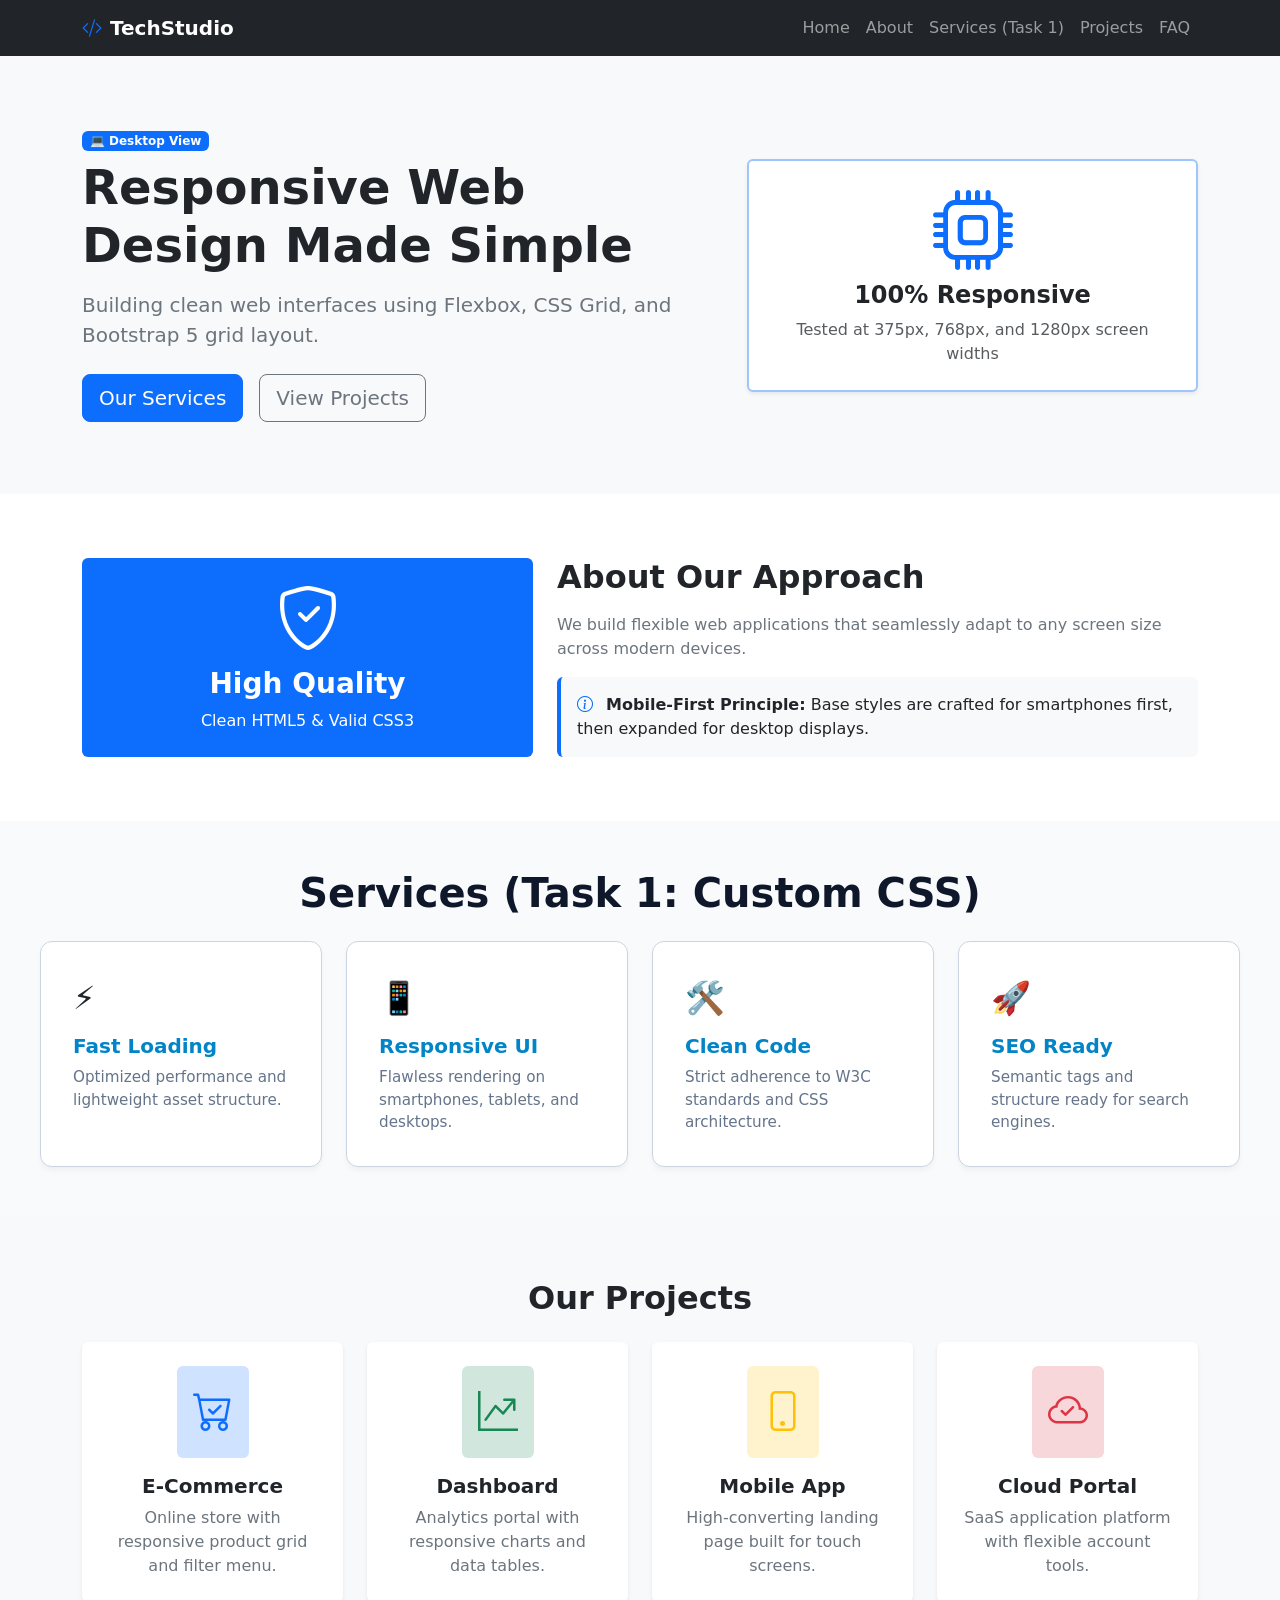
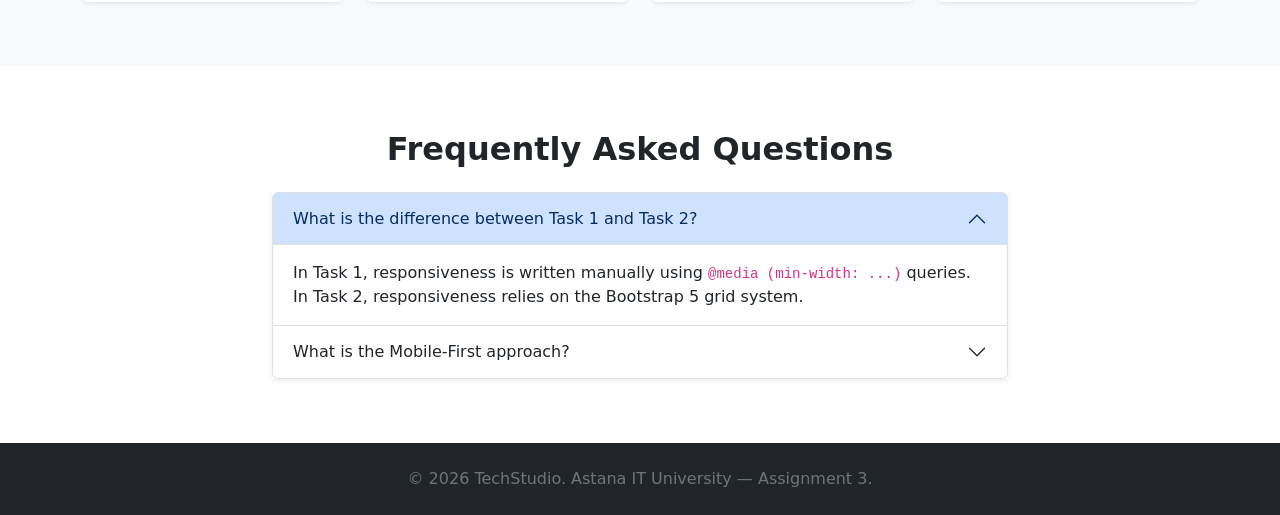
<file: index.html>
<!DOCTYPE html>
<html lang="en">
<head>
    <meta charset="UTF-8">
    <meta name="viewport" content="width=device-width, initial-scale=1.0">
    <title>Assignment 3 - Responsive Web Design</title>
    <link href="https://cdn.jsdelivr.net/npm/bootstrap@5.3.3/dist/css/bootstrap.min.css" rel="stylesheet">
    <link rel="stylesheet" href="https://cdn.jsdelivr.net/npm/bootstrap-icons@1.11.3/font/bootstrap-icons.min.css">
    <link rel="stylesheet" href="css/style.css">
</head>
<body>
    <nav class="navbar navbar-expand-lg navbar-dark bg-dark sticky-top">
        <div class="container">
            <a class="navbar-brand fw-bold" href="#">
                <i class="bi bi-code-slash text-primary me-2"></i>TechStudio
            </a>
            <button class="navbar-toggler" type="button" data-bs-toggle="collapse" data-bs-target="#navbarNav">
                <span class="navbar-toggler-icon"></span>
            </button>
            <div class="collapse navbar-collapse" id="navbarNav">
                <ul class="navbar-nav ms-auto">
                    <li class="nav-item"><a class="nav-link" href="#hero">Home</a></li>
                    <li class="nav-item"><a class="nav-link" href="#about">About</a></li>
                    <li class="nav-item"><a class="nav-link" href="#custom-services">Services (Task 1)</a></li>
                    <li class="nav-item"><a class="nav-link" href="#projects">Projects</a></li>
                    <li class="nav-item"><a class="nav-link" href="#faq">FAQ</a></li>
                </ul>
            </div>
        </div>
    </nav>
    <section id="hero" class="py-5 bg-light">
        <div class="container py-4">
            <div class="row align-items-center gy-4">
                <div class="col-12 col-md-7 order-1 order-md-1">
                    <span class="badge bg-warning text-dark mb-2 d-block d-md-none">📱 Mobile View</span>
                    <span class="badge bg-primary mb-2 d-none d-md-inline-block">💻 Desktop View</span>

                    <h1 class="display-5 fw-bold mb-3">Responsive Web Design Made Simple</h1>
                    <p class="lead text-secondary mb-4">Building clean web interfaces using Flexbox, CSS Grid, and Bootstrap 5 grid layout.</p>
                    <div class="d-flex gap-3">
                        <a href="#custom-services" class="btn btn-primary btn-lg">Our Services</a>
                        <a href="#projects" class="btn btn-outline-secondary btn-lg">View Projects</a>
                    </div>
                </div>

                <div class="col-12 col-md-5 order-2 order-md-2">
                    <div class="p-4 bg-white rounded shadow-sm border border-2 border-primary-subtle text-center">
                        <i class="bi bi-cpu display-1 text-primary mb-3"></i>
                        <h4 class="fw-bold">100% Responsive</h4>
                        <p class="text-muted mb-0">Tested at 375px, 768px, and 1280px screen widths</p>
                    </div>
                </div>
            </div>
        </div>
    </section>
    <section id="about" class="py-5">
        <div class="container py-3">
            <div class="row gy-4 align-items-center">
                <div class="col-12 col-md-5">
                    <div class="p-4 bg-primary text-white rounded text-center">
                        <i class="bi bi-shield-check display-3 d-block mb-2"></i>
                        <h3 class="fw-bold">High Quality</h3>
                        <p class="mb-0">Clean HTML5 & Valid CSS3</p>
                    </div>
                </div>
                <div class="col-12 col-md-7">
                    <h2 class="fw-bold mb-3">About Our Approach</h2>
                    <p class="text-secondary">We build flexible web applications that seamlessly adapt to any screen size across modern devices.</p>
                    <div class="p-3 bg-light rounded border-start border-4 border-primary mt-3">
                        <i class="bi bi-info-circle me-2 text-primary"></i>
                        <strong>Mobile-First Principle:</strong> Base styles are crafted for smartphones first, then expanded for desktop displays.
                    </div>
                </div>
            </div>
        </div>
    </section>
    <section id="custom-services" class="custom-services-section">
        <div class="custom-services-container">
            <h2 class="custom-services-heading">Services (Task 1: Custom CSS)</h2>
            <div class="custom-services-grid">
                <div class="custom-card">
                    <div class="custom-card-icon">⚡</div>
                    <h3 class="custom-card-title">Fast Loading</h3>
                    <p class="custom-card-text">Optimized performance and lightweight asset structure.</p>
                </div>
                <div class="custom-card">
                    <div class="custom-card-icon">📱</div>
                    <h3 class="custom-card-title">Responsive UI</h3>
                    <p class="custom-card-text">Flawless rendering on smartphones, tablets, and desktops.</p>
                </div>
                <div class="custom-card">
                    <div class="custom-card-icon">🛠️</div>
                    <h3 class="custom-card-title">Clean Code</h3>
                    <p class="custom-card-text">Strict adherence to W3C standards and CSS architecture.</p>
                </div>
                <div class="custom-card">
                    <div class="custom-card-icon">🚀</div>
                    <h3 class="custom-card-title">SEO Ready</h3>
                    <p class="custom-card-text">Semantic tags and structure ready for search engines.</p>
                </div>
            </div>
        </div>
    </section>
    <section id="projects" class="py-5 bg-light">
        <div class="container py-3">
            <h2 class="text-center fw-bold mb-4">Our Projects</h2>
            <div class="row g-4">
                <div class="col-12 col-md-6 col-lg-3">
                    <div class="card h-100 shadow-sm border-0">
                        <div class="card-body p-4 text-center">
                            <div class="bg-primary-subtle text-primary p-3 rounded mb-3 d-inline-block">
                                <i class="bi bi-cart-check fs-1"></i>
                            </div>
                            <h5 class="card-title fw-bold">E-Commerce</h5>
                            <p class="card-text text-secondary">Online store with responsive product grid and filter menu.</p>
                        </div>
                    </div>
                </div>
                <div class="col-12 col-md-6 col-lg-3">
                    <div class="card h-100 shadow-sm border-0">
                        <div class="card-body p-4 text-center">
                            <div class="bg-success-subtle text-success p-3 rounded mb-3 d-inline-block">
                                <i class="bi bi-graph-up-arrow fs-1"></i>
                            </div>
                            <h5 class="card-title fw-bold">Dashboard</h5>
                            <p class="card-text text-secondary">Analytics portal with responsive charts and data tables.</p>
                        </div>
                    </div>
                </div>
                <div class="col-12 col-md-6 col-lg-3">
                    <div class="card h-100 shadow-sm border-0">
                        <div class="card-body p-4 text-center">
                            <div class="bg-warning-subtle text-warning p-3 rounded mb-3 d-inline-block">
                                <i class="bi bi-phone fs-1"></i>
                            </div>
                            <h5 class="card-title fw-bold">Mobile App</h5>
                            <p class="card-text text-secondary">High-converting landing page built for touch screens.</p>
                        </div>
                    </div>
                </div>
                <div class="col-12 col-md-6 col-lg-3">
                    <div class="card h-100 shadow-sm border-0">
                        <div class="card-body p-4 text-center">
                            <div class="bg-danger-subtle text-danger p-3 rounded mb-3 d-inline-block">
                                <i class="bi bi-cloud-check fs-1"></i>
                            </div>
                            <h5 class="card-title fw-bold">Cloud Portal</h5>
                            <p class="card-text text-secondary">SaaS application platform with flexible account tools.</p>
                        </div>
                    </div>
                </div>
            </div>
        </div>
    </section>
    <section id="faq" class="py-5">
        <div class="container py-3">
            <h2 class="text-center fw-bold mb-4">Frequently Asked Questions</h2>
            <div class="row justify-content-center">
                <div class="col-12 col-lg-8">
                    <div class="accordion shadow-sm" id="faqAccordion">
                        <div class="accordion-item">
                            <h2 class="accordion-header">
                                <button class="accordion-button" type="button" data-bs-toggle="collapse" data-bs-target="#q1">
                                    What is the difference between Task 1 and Task 2?
                                </button>
                            </h2>
                            <div id="q1" class="accordion-collapse collapse show" data-bs-parent="#faqAccordion">
                                <div class="accordion-body">
                                    In Task 1, responsiveness is written manually using <code>@media (min-width: ...)</code> queries. In Task 2, responsiveness relies on the Bootstrap 5 grid system.
                                </div>
                            </div>
                        </div>
                        <div class="accordion-item">
                            <h2 class="accordion-header">
                                <button class="accordion-button collapsed" type="button" data-bs-toggle="collapse" data-bs-target="#q2">
                                    What is the Mobile-First approach?
                                </button>
                            </h2>
                            <div id="q2" class="accordion-collapse collapse" data-bs-parent="#faqAccordion">
                                <div class="accordion-body">
                                    It is a design strategy where base CSS rules target mobile screens, while <code>min-width</code> queries progressively enhance layout for larger desktops.
                                </div>
                            </div>
                        </div>
                    </div>
                </div>
            </div>
        </div>
    </section>
    <footer class="bg-dark text-white text-center py-4">
        <div class="container">
            <p class="mb-0 text-secondary">&copy; 2026 TechStudio. Astana IT University — Assignment 3.</p>
        </div>
    </footer>
    <script src="https://cdn.jsdelivr.net/npm/bootstrap@5.3.3/dist/js/bootstrap.bundle.min.js"></script>
</body>
</html>
</file>
<file: css/style.css>
/* 1. Base styles for phones (< 768px) */
.custom-services-section {
    padding: 3rem 1rem;
    background-color: #f8fafc;
}

.custom-services-container {
    max-width: 1200px;
    margin: 0 auto;
}

.custom-services-heading {
    font-size: 1.5rem;
    text-align: center;
    margin-bottom: 1.5rem;
    color: #0f172a;
    font-weight: 700;
}

.custom-services-grid {
    display: grid;
    grid-template-columns: 1fr; 
    gap: 1.25rem;
}

.custom-card {
    background-color: #ffffff;
    border-radius: 12px;
    padding: 1.5rem;
    border: 1px solid #cbd5e1;
    box-shadow: 0 4px 6px -1px rgba(0, 0, 0, 0.05);
}

.custom-card-icon {
    font-size: 2rem;
    margin-bottom: 0.75rem;
}

.custom-card-title {
    font-size: 1.25rem;
    color: #0284c7;
    margin-bottom: 0.5rem;
    font-weight: 600;
}

.custom-card-text {
    color: #64748b;
    margin: 0;
    font-size: 0.95rem;
    line-height: 1.5;
}

/* 2. Breakpoint 1: Tablets (>= 768px) */
@media (min-width: 768px) {
    .custom-services-heading {
        font-size: 2rem;
        text-align: left;
    }

    .custom-services-grid {
        grid-template-columns: repeat(2, 1fr);
        gap: 1.5rem;
    }

    .custom-card {
        padding: 2rem;
    }
}

/* 3. Breakpoint 2: Desktops (>= 1280px) */
@media (min-width: 1280px) {
    .custom-services-heading {
        font-size: 2.5rem;
        text-align: center;
    }

    .custom-services-grid {
        grid-template-columns: repeat(4, 1fr);
        gap: 1.5rem;
    }
}
</file>
